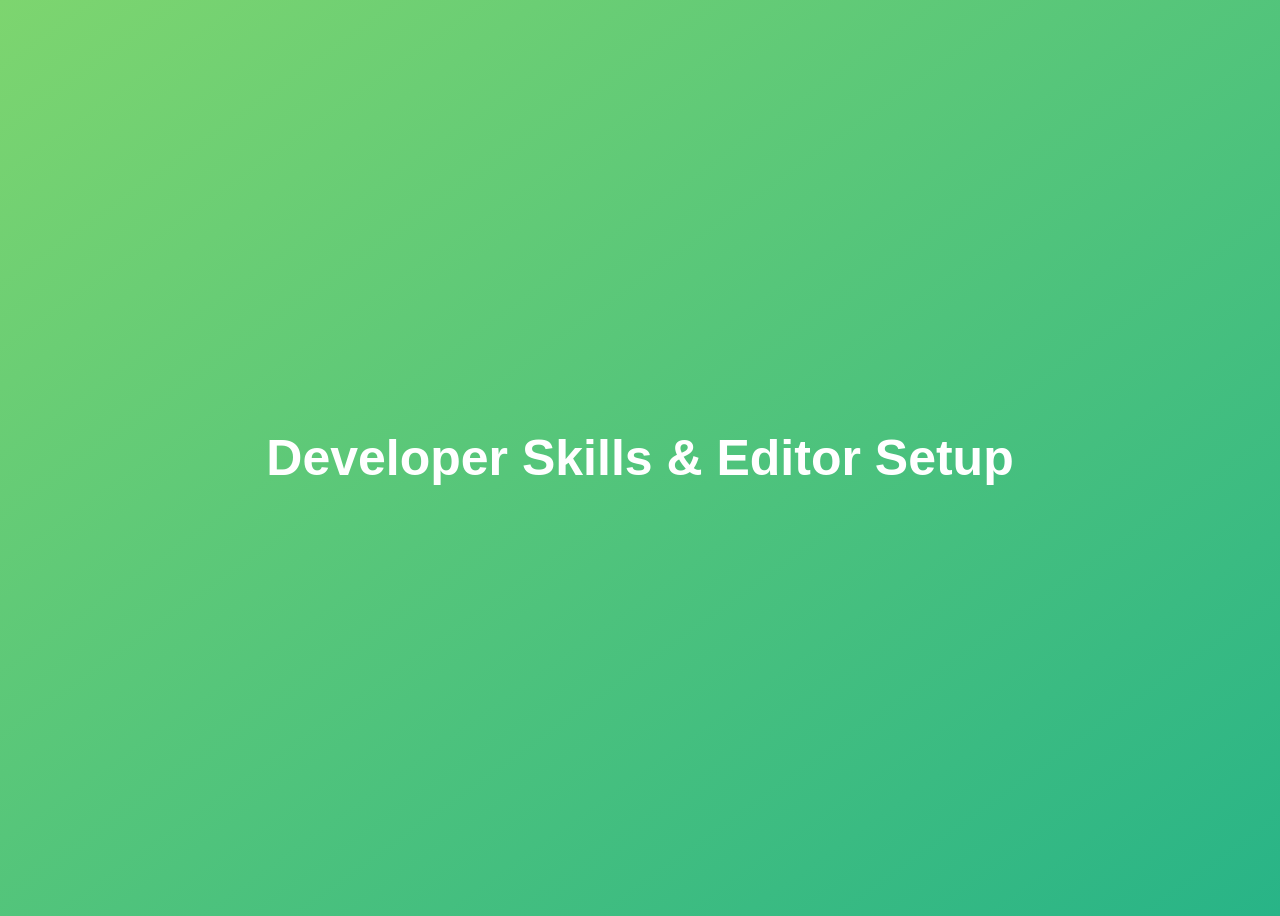
<file: 01. The Complete JavaScript Course/03. Developer Skills/index.html>
<!DOCTYPE html>
<html lang="en">
  <head>
    <meta charset="UTF-8" />
    <meta name="viewport" content="width=device-width, initial-scale=1.0" />
    <meta http-equiv="X-UA-Compatible" content="ie=edge" />
    <title>Developer Skills & Editor Setup</title>
    <style>
      body {
        height: 100vh;
        display: flex;
        align-items: center;
        background: linear-gradient(to top left, #28b487, #7dd56f);
      }
      h1 {
        font-family: sans-serif;
        font-size: 50px;
        line-height: 1.3;
        width: 100%;
        padding: 30px;
        text-align: center;
        color: white;
      }
    </style>
  </head>
  <body>
    <h1>Developer Skills & Editor Setup</h1>
    <script src="script.js"></script>
    <script src="./02.debugging-fixing-errors.js"></script>
  </body>
</html>
</file>
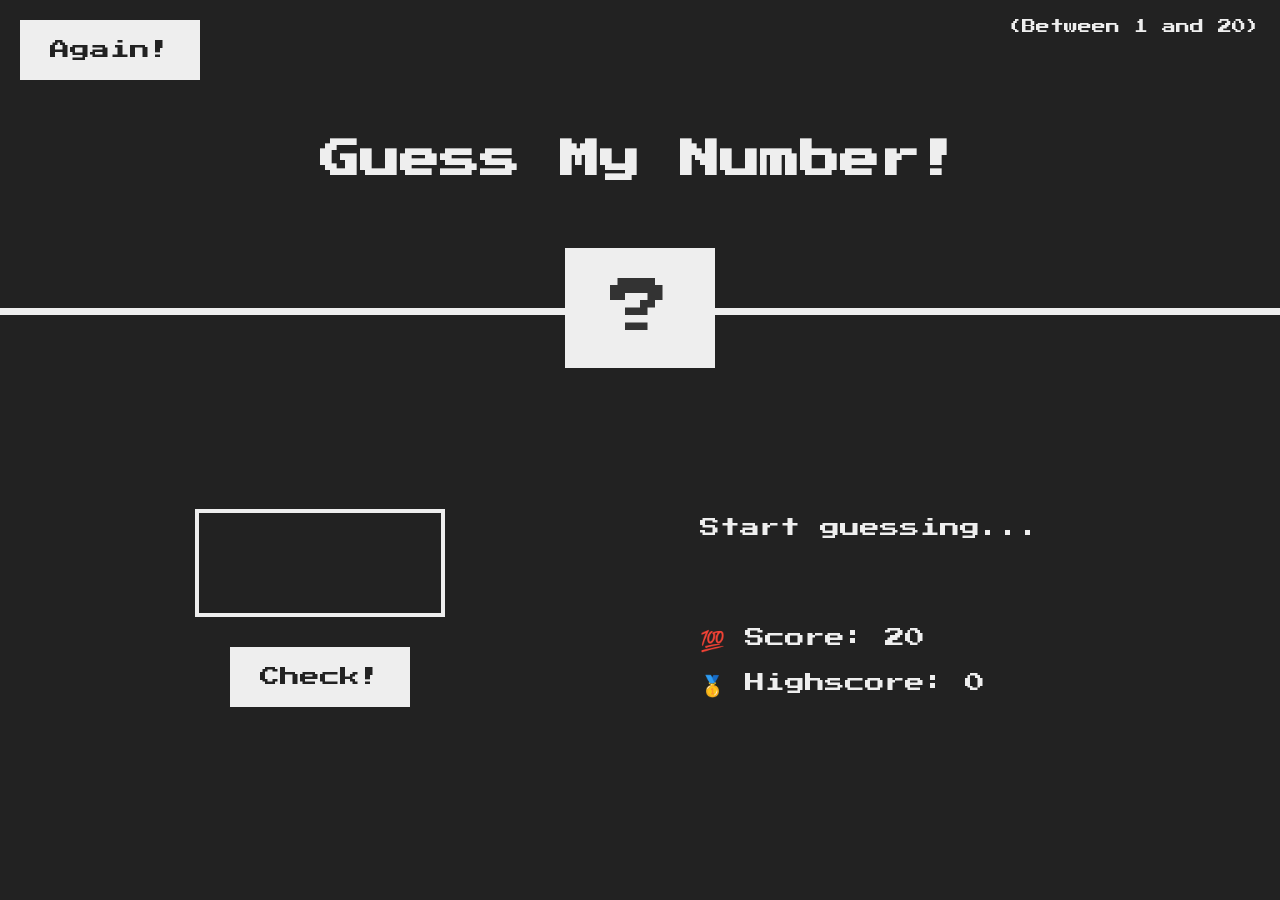
<file: 01. The Complete JavaScript Course/05. JS in the Browser - DOM and Events - PROJECT/index.html>
<!DOCTYPE html>
<html lang="en">
  <head>
    <meta charset="UTF-8" />
    <meta name="viewport" content="width=device-width, initial-scale=1.0" />
    <meta http-equiv="X-UA-Compatible" content="ie=edge" />
    <link rel="stylesheet" href="style.css" />
    <title>Guess My Number!</title>
  </head>
  <body>
    <header>
      <h1>Guess My Number!</h1>
      <p class="between">(Between 1 and 20)</p>
      <button class="btn again">Again!</button>
      <div class="number">?</div>
    </header>
    <main>
      <section class="left">
        <input type="number" class="guess" />
        <button class="btn check">Check!</button>
      </section>
      <section class="right">
        <p class="message">Start guessing...</p>
        <p class="label-score">💯 Score: <span class="score">20</span></p>
        <p class="label-highscore">
          🥇 Highscore: <span class="highscore">0</span>
        </p>
      </section>
    </main>
    <script src="script.js"></script>
  </body>
</html>
</file>
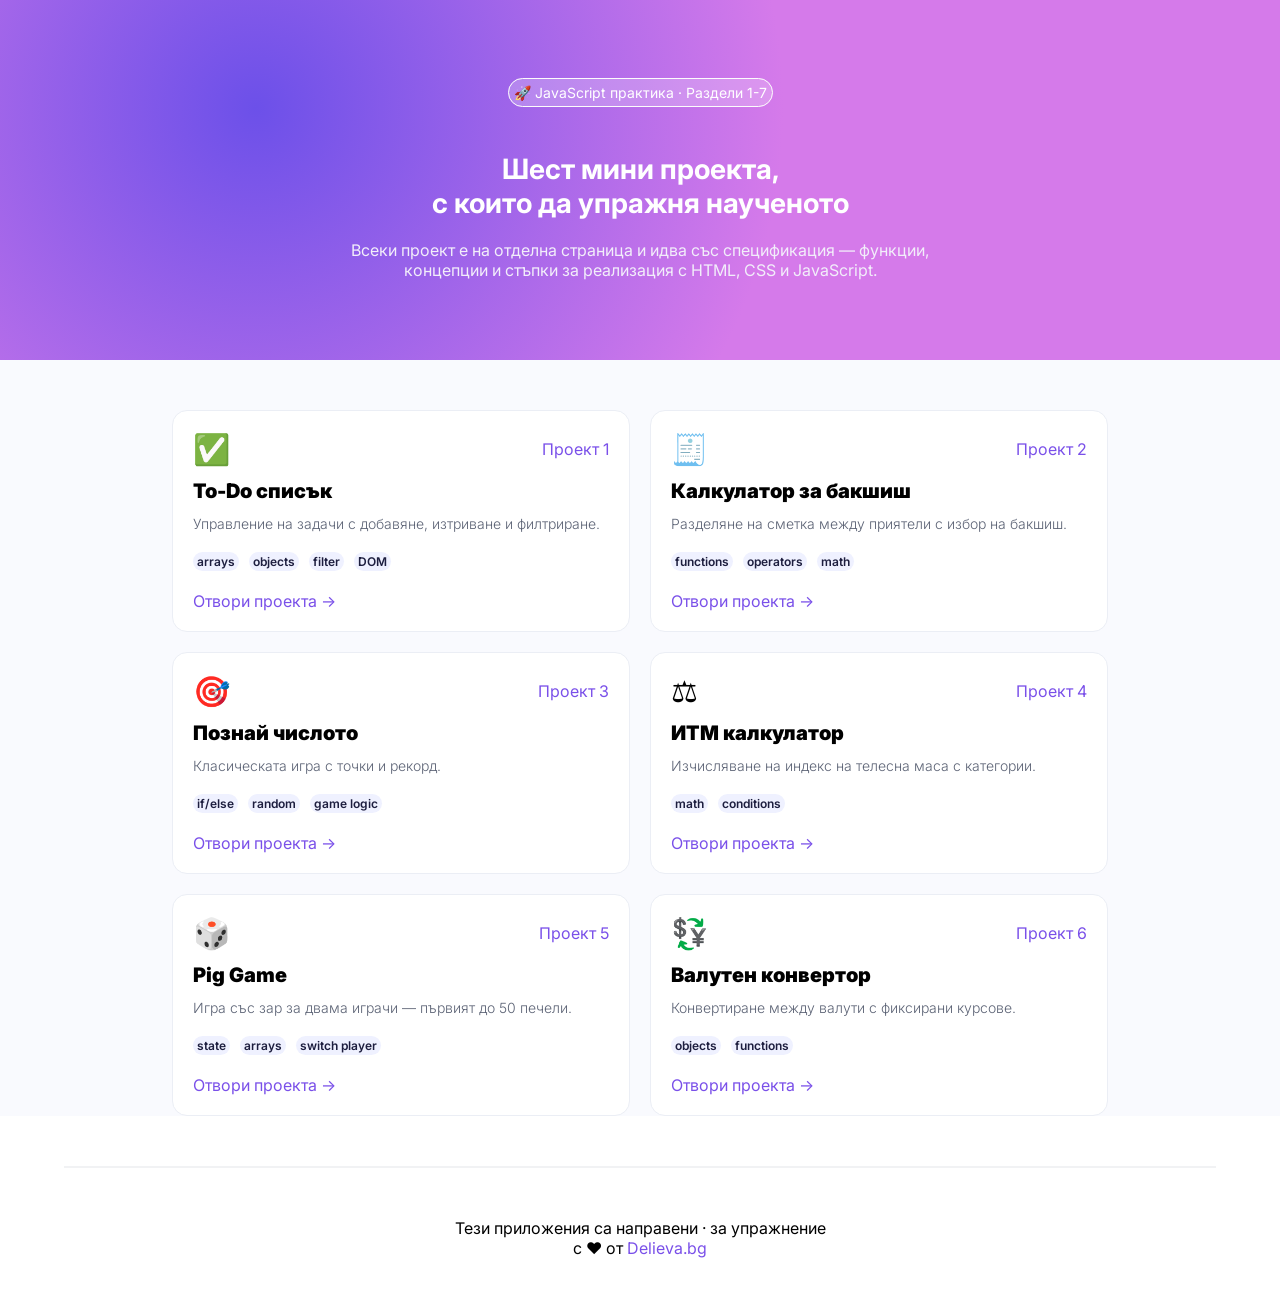
<file: 01. The Complete JavaScript Course/00.myPersonalProjects for this Course/01. Six Mini Projects/index.html>
<!doctype html>
<html lang="bg">
  <head>
    <meta charset="UTF-8" />
    <meta name="viewport" content="width=device-width, initial-scale=1.0" />
    <link rel="preconnect" href="https://fonts.googleapis.com" />
    <link rel="preconnect" href="https://fonts.gstatic.com" crossorigin />
    <link
      href="https://fonts.googleapis.com/css2?family=Inter:ital,opsz,wght@0,14..32,100..900;1,14..32,100..900&display=swap"
      rel="stylesheet"
    />
    <link rel="stylesheet" href="style.css" />
    <title>Six Mini Projects</title>
  </head>
  <body>
    <section class="hero">
      <div class="info-box">
        <span>🚀 JavaScript практика · Раздели 1-7</span>
      </div>
      <h1 class="hero-title">
        Шест мини проекта,<br />
        с които да упражня наученото
      </h1>
      <p class="hero-p">
        Всеки проект е на отделна страница и идва със спецификация — функции,
        концепции и стъпки за реализация с HTML, CSS и JavaScript.
      </p>
    </section>

    <section class="homepage-body">
      <div class="cards">
        <div class="card">
          <div class="first-row">
            <span class="icon">✅</span>
            <span><a href="project.html">Проект 1</a></span>
          </div>
          <div class="second-row">
            <h2>To-Do списък</h2>
          </div>
          <div class="third-row">
            <p>Управление на задачи с добавяне, изтриване и филтриране.</p>
          </div>
          <div class="tasks-list">
            <ul>
              <li>arrays</li>
              <li>objects</li>
              <li>filter</li>
              <li>DOM</li>
            </ul>
          </div>
          <div class="last-card-row">
            <p><a href="project.html">Отвори проекта →</a></p>
          </div>
        </div>

        <div class="card">
          <div class="first-row">
            <span class="icon">🧾</span>
            <span><a href="./tip-calculator.html">Проект 2</a></span>
          </div>
          <div class="second-row">
            <h2>Калкулатор за бакшиш</h2>
          </div>
          <div class="third-row">
            <p>Разделяне на сметка между приятели с избор на бакшиш.</p>
          </div>
          <div class="tasks-list">
            <ul>
              <li>functions</li>
              <li>operators</li>
              <li>math</li>
            </ul>
          </div>
          <div class="last-card-row">
            <p><a href="./tip-calculator.html">Отвори проекта →</a></p>
          </div>
        </div>

        <div class="card">
          <div class="first-row">
            <span class="icon">🎯</span>
            <span><a href="third.html">Проект 3</a></span>
          </div>
          <div class="second-row">
            <h2>Познай числото</h2>
          </div>
          <div class="third-row">
            <p>Класическата игра с точки и рекорд.</p>
          </div>
          <div class="tasks-list">
            <ul>
              <li>if/else</li>
              <li>random</li>
              <li>game logic</li>
            </ul>
          </div>
          <div class="last-card-row">
            <p><a href="third.html">Отвори проекта →</a></p>
          </div>
        </div>

        <div class="card">
          <div class="first-row">
            <span class="icon">⚖️</span>
            <span><a href="fourth.html">Проект 4</a></span>
          </div>
          <div class="second-row">
            <h2>ИТМ калкулатор</h2>
          </div>
          <div class="third-row">
            <p>Изчисляване на индекс на телесна маса с категории.</p>
          </div>
          <div class="tasks-list">
            <ul>
              <li>math</li>
              <li>conditions</li>
            </ul>
          </div>
          <div class="last-card-row">
            <p><a href="fourth.html">Отвори проекта →</a></p>
          </div>
        </div>

        <div class="card">
          <div class="first-row">
            <span class="icon">🎲</span>
            <span><a href="fifth.html">Проект 5</a></span>
          </div>
          <div class="second-row">
            <h2>Pig Game</h2>
          </div>
          <div class="third-row">
            <p>Игра със зар за двама играчи — първият до 50 печели.</p>
          </div>
          <div class="tasks-list">
            <ul>
              <li>state</li>
              <li>arrays</li>
              <li>switch player</li>
            </ul>
          </div>
          <div class="last-card-row">
            <p><a href="fifth.html">Отвори проекта →</a></p>
          </div>
        </div>

        <div class="card">
          <div class="first-row">
            <span class="icon">💱</span>
            <span><a href="sixth.html">Проект 6</a></span>
          </div>
          <div class="second-row">
            <h2>Валутен конвертор</h2>
          </div>
          <div class="third-row">
            <p>Конвертиране между валути с фиксирани курсове.</p>
          </div>
          <div class="tasks-list">
            <ul>
              <li>objects</li>
              <li>functions</li>
            </ul>
          </div>
          <div class="last-card-row">
            <p><a href="sixth.html">Отвори проекта →</a></p>
          </div>
        </div>
      </div>
    </section>

    <hr />

    <footer>
      <section class="footer">
        <p>
          Тези приложения са направени · за упражнение <br />
          с ❤️ от <a href="https://delieva.bg">Delieva.bg</a>
        </p>
      </section>
    </footer>

    <script src="./script.js"></script>
  </body>
</html>
</file>
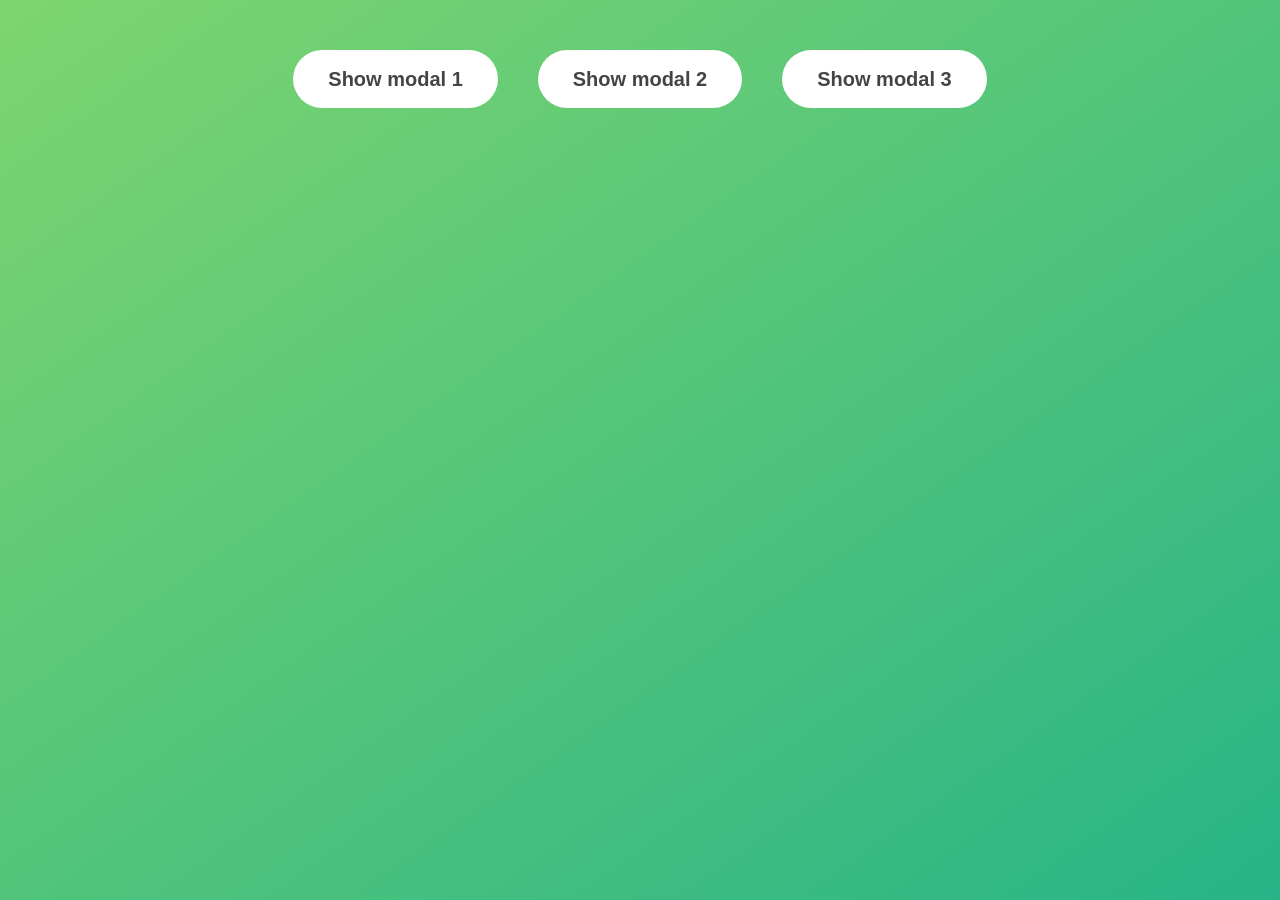
<file: 01. The Complete JavaScript Course/05. JS in the Browser - DOM and Events - PROJECT/04.Modal Window Project/index.html>
<!DOCTYPE html>
<html lang="en">
  <head>
    <meta charset="UTF-8" />
    <meta name="viewport" content="width=device-width, initial-scale=1.0" />
    <meta http-equiv="X-UA-Compatible" content="ie=edge" />
    <link rel="stylesheet" href="style.css" />
    <title>Modal window</title>
  </head>
  <body>
    <button class="show-modal">Show modal 1</button>
    <button class="show-modal">Show modal 2</button>
    <button class="show-modal">Show modal 3</button>

    <div class="modal hidden">
      <button class="close-modal">&times;</button>
      <h1>I'm a modal window 😍</h1>
      <p>
        Lorem ipsum dolor sit amet, consectetur adipisicing elit, sed do eiusmod
        tempor incididunt ut labore et dolore magna aliqua. Ut enim ad minim
        veniam, quis nostrud exercitation ullamco laboris nisi ut aliquip ex ea
        commodo consequat. Duis aute irure dolor in reprehenderit in voluptate
        velit esse cillum dolore eu fugiat nulla pariatur. Excepteur sint
        occaecat cupidatat non proident, sunt in culpa qui officia deserunt
        mollit anim id est laborum.
      </p>
    </div>
    <div class="overlay hidden"></div>

    <script src="script.js"></script>
  </body>
</html>
</file>
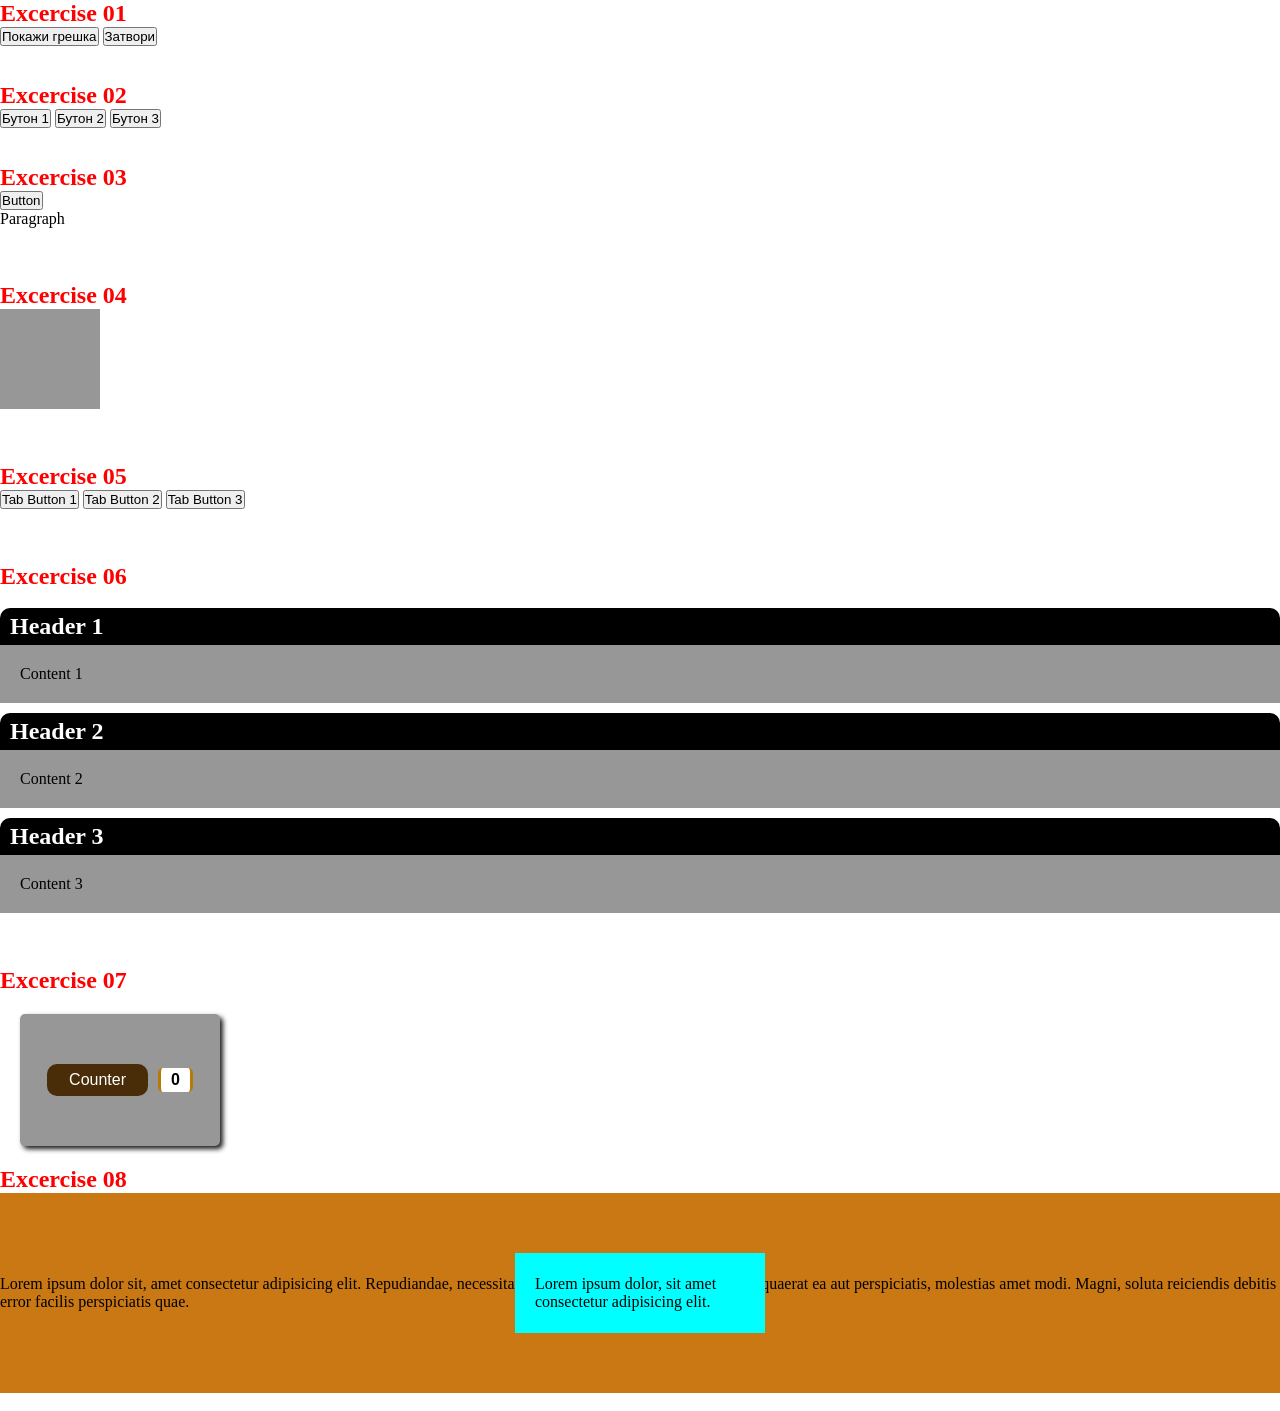
<file: 01. The Complete JavaScript Course/05. JS in the Browser - DOM and Events - PROJECT/05.Additional Excercises/index.html>
<!doctype html>
<html lang="bg">
  <head>
    <meta charset="UTF-8" />
    <meta name="viewport" content="width=device-width, initial-scale=1.0" />
    <title>Additional Excercices for Modal Window Topic</title>
    <link rel="stylesheet" href="style.css" />
  </head>
  <body>
    <h2 class="excecise-number">Excercise 01</h2>
    <button class="show-error">Покажи грешка</button>
    <button class="close-error">Затвори</button>

    <!-- Този параграф по подразбиране е скрит в CSS чрез клас .hidden -->
    <p class="error-msg hidden">Нещо се обърка! Моля, опитайте отново.</p>
    <br />
    <br />
    <br />
    <h2 class="excecise-number">Excercise 02</h2>
    <button class="alert-btn">Бутон 1</button>
    <button class="alert-btn">Бутон 2</button>
    <button class="alert-btn">Бутон 3</button>

    <p class="alert-text hidden">Вие кликнахте на един от бутоните!</p>
    <br />
    <br />
    <br />
    <h2 class="excecise-number">Excercise 03</h2>
    <!-- HTML: Имаш един бутон с клас toggle-btn и един параграф с клас text-box. -->

    <button class="toggle-btn">Button</button>
    <p class="text-box">Paragraph</p>
    <br />
    <br />
    <br />
    <h2 class="excecise-number">Excercise 04</h2>
    <!-- HTML: Имаш див с клас overlay. -->
    <div class="overlay"></div>
    <br />
    <br />
    <br />
    <h2 class="excecise-number">Excercise 05</h2>
    <!-- HTML: Три бутона с клас tab-btn. -->
    <div class="buttons">
      <button class="tab-btn">Tab Button 1</button>
      <button class="tab-btn">Tab Button 2</button>
      <button class="tab-btn">Tab Button 3</button>
    </div>
    <br />
    <br />
    <br />
    <h2 class="excecise-number">Excercise 06</h2>
    <br />
    <!-- HTML: Три заглавия с клас acc-header и три параграфа под тях с клас acc-content. -->
    <div class="accordion">
      <div class="acc-box">
        <h2 class="acc-header">Header 1</h2>
        <p class="acc-content">Content 1</p>
      </div>
      <div class="acc-box">
        <h2 class="acc-header">Header 2</h2>
        <p class="acc-content">Content 2</p>
      </div>
      <div class="acc-box">
        <h2 class="acc-header">Header 3</h2>
        <p class="acc-content">Content 3</p>
      </div>
    </div>
    <br />
    <br />
    <br />
    <h2 class="excecise-number">Excercise 07</h2>
    <!-- HTML: Един бутон counter-btn и един параграф counter-text, който показва числото 0. -->
    <div class="counter">
      <button class="counter-btn">Counter</button>
      <p class="counter-text">0</p>
    </div>

    <h2 class="excecise-number">Excercise 08</h2>

    <div class="backdrop">
      Lorem ipsum dolor sit, amet consectetur adipisicing elit. Repudiandae, necessitatibus possimus quo, nulla ullam nemo quaerat ea aut perspiciatis, molestias amet modi. Magni, soluta reiciendis debitis error facilis perspiciatis quae.
      <div class="modal-box">
        <p>Lorem ipsum dolor, sit amet consectetur adipisicing elit.</p>
      </div>
    </div>
    <br>

    <script src="script.js"></script>
  </body>
</html>
</file>
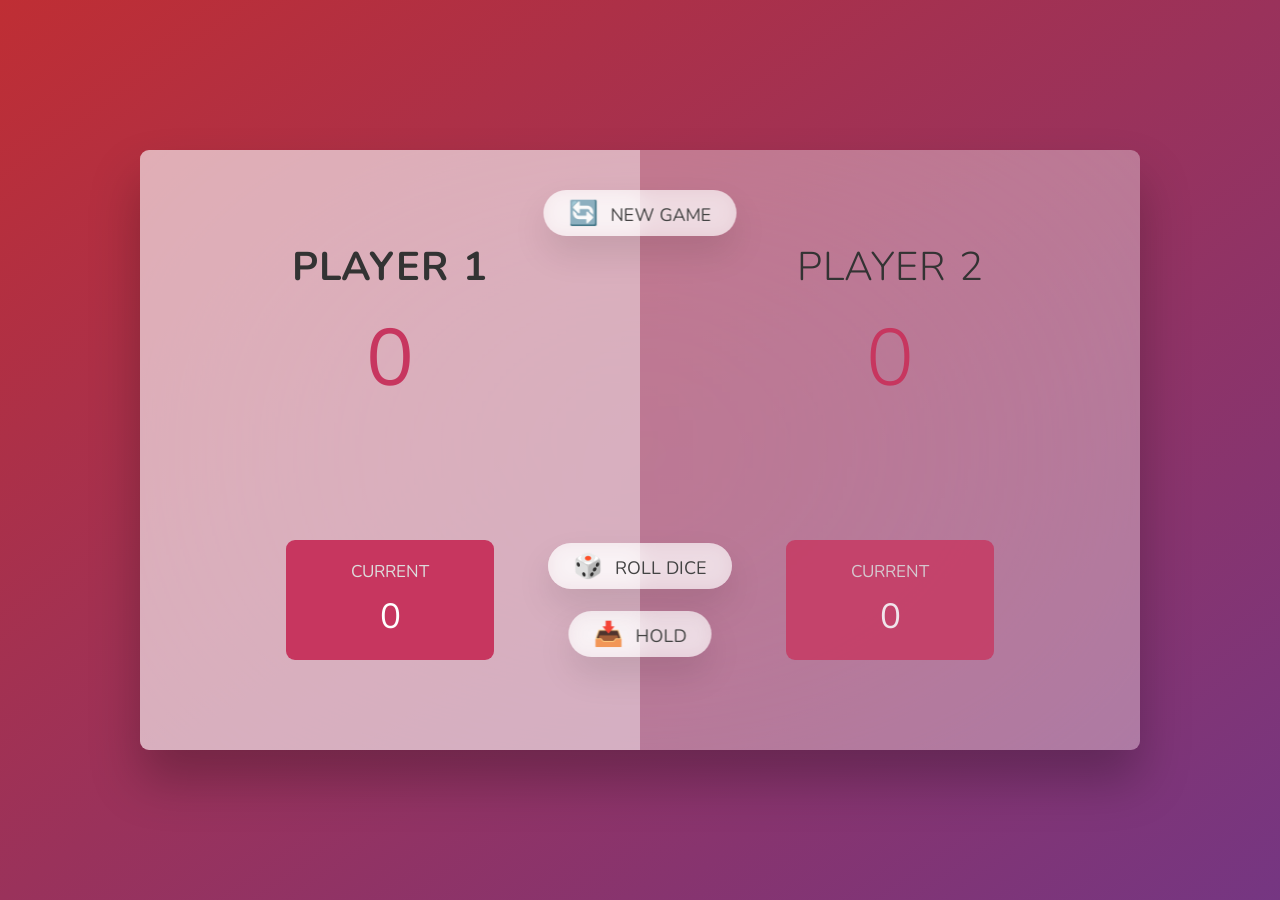
<file: 01. The Complete JavaScript Course/05. JS in the Browser - DOM and Events - PROJECT/06.Pig Game/index.html>
<!doctype html>
<html lang="en">
  <head>
    <meta charset="UTF-8" />
    <meta name="viewport" content="width=device-width, initial-scale=1.0" />
    <meta http-equiv="X-UA-Compatible" content="ie=edge" />
    <link rel="stylesheet" href="style.css" />
    <title>Pig Game</title>
  </head>
  <body>
    <main>
      <section class="player player--0 player--active">
        <h2 class="name" id="name--0">Player 1</h2>
        <p class="score" id="score--0">43</p>
        <div class="current">
          <p class="current-label">Current</p>
          <p class="current-score" id="current--0">0</p>
        </div>
      </section>
      <section class="player player--1">
        <h2 class="name" id="name--1">Player 2</h2>
        <p class="score" id="score--1">24</p>
        <div class="current">
          <p class="current-label">Current</p>
          <p class="current-score" id="current--1">0</p>
        </div>
      </section>

      <img src="dice-5.png" alt="Playing dice" class="dice" />
      <button class="btn btn--new">🔄 New game</button>
      <button class="btn btn--roll">🎲 Roll dice</button>
      <button class="btn btn--hold">📥 Hold</button>
    </main>
    <script src="script.js"></script>
  </body>
</html>
</file>
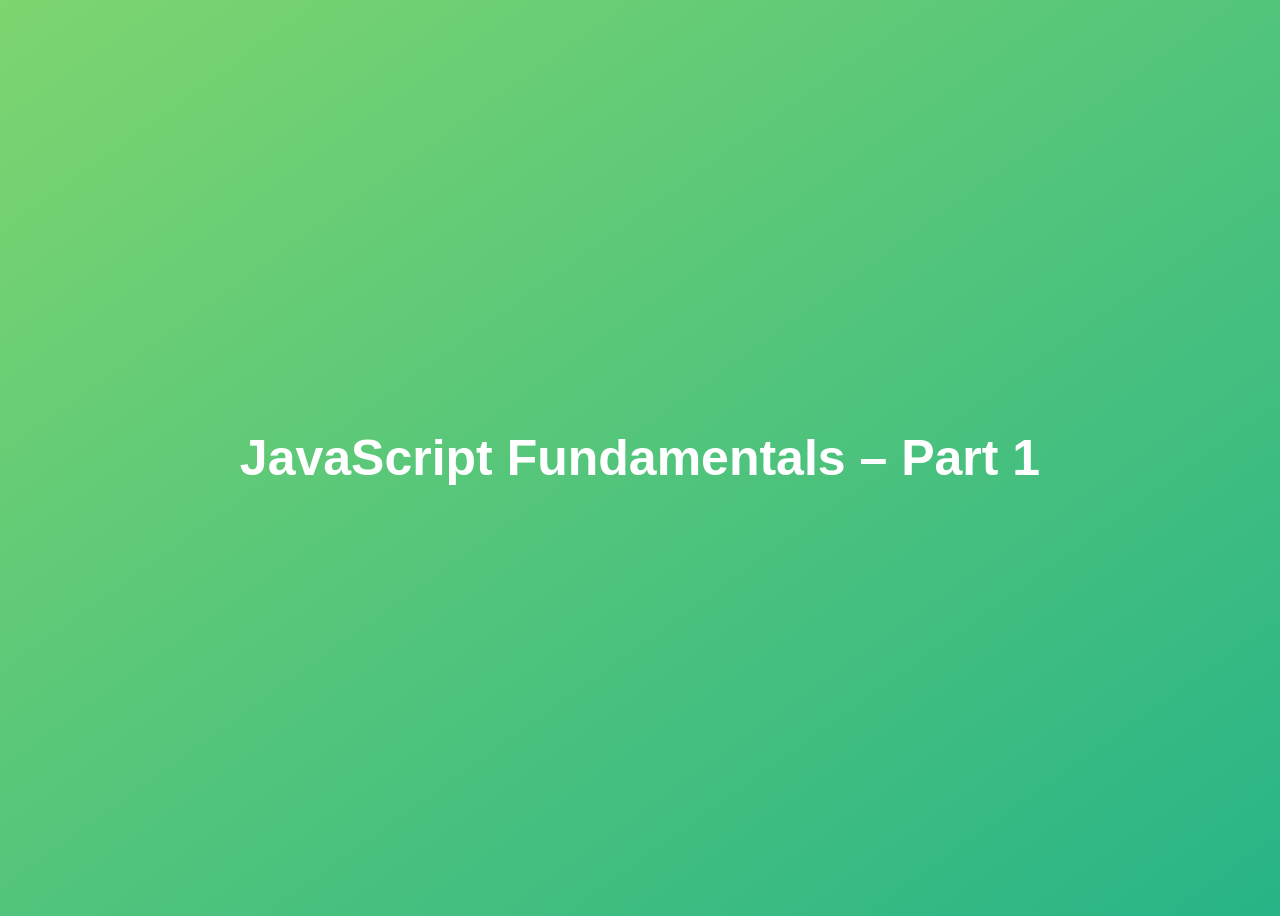
<file: 01. The Complete JavaScript Course/01. JavaScript Fundamentals - Part 1/02.linking-js-file.html>
<!DOCTYPE html>
<html lang="en">
  <head>
    <meta charset="UTF-8" />
    <meta name="viewport" content="width=device-width, initial-scale=1.0" />
    <meta http-equiv="X-UA-Compatible" content="ie=edge" />
    <title>JavaScript Fundamentals – Part 1</title>
    <style>
      body {
        height: 100vh;
        display: flex;
        align-items: center;
        background: linear-gradient(to top left, #28b487, #7dd56f);
      }
      h1 {
        font-family: sans-serif;
        font-size: 50px;
        line-height: 1.3;
        width: 100%;
        padding: 30px;
        text-align: center;
        color: white;
      }
      
    </style>
    <!-- <script>
      let js = 'amazing';
      
      if(js === 'amazing') alert('JavaSript is FUN');

      console.log(40 + 8 + 23 - 10);
    </script> -->
    
  </head>
  <body>
    <h1>JavaScript Fundamentals – Part 1</h1>
    <script src="01.hello-world.js"></script>
    <script src="19.equality-operators.js"></script>
  </body>
</html>
</file>
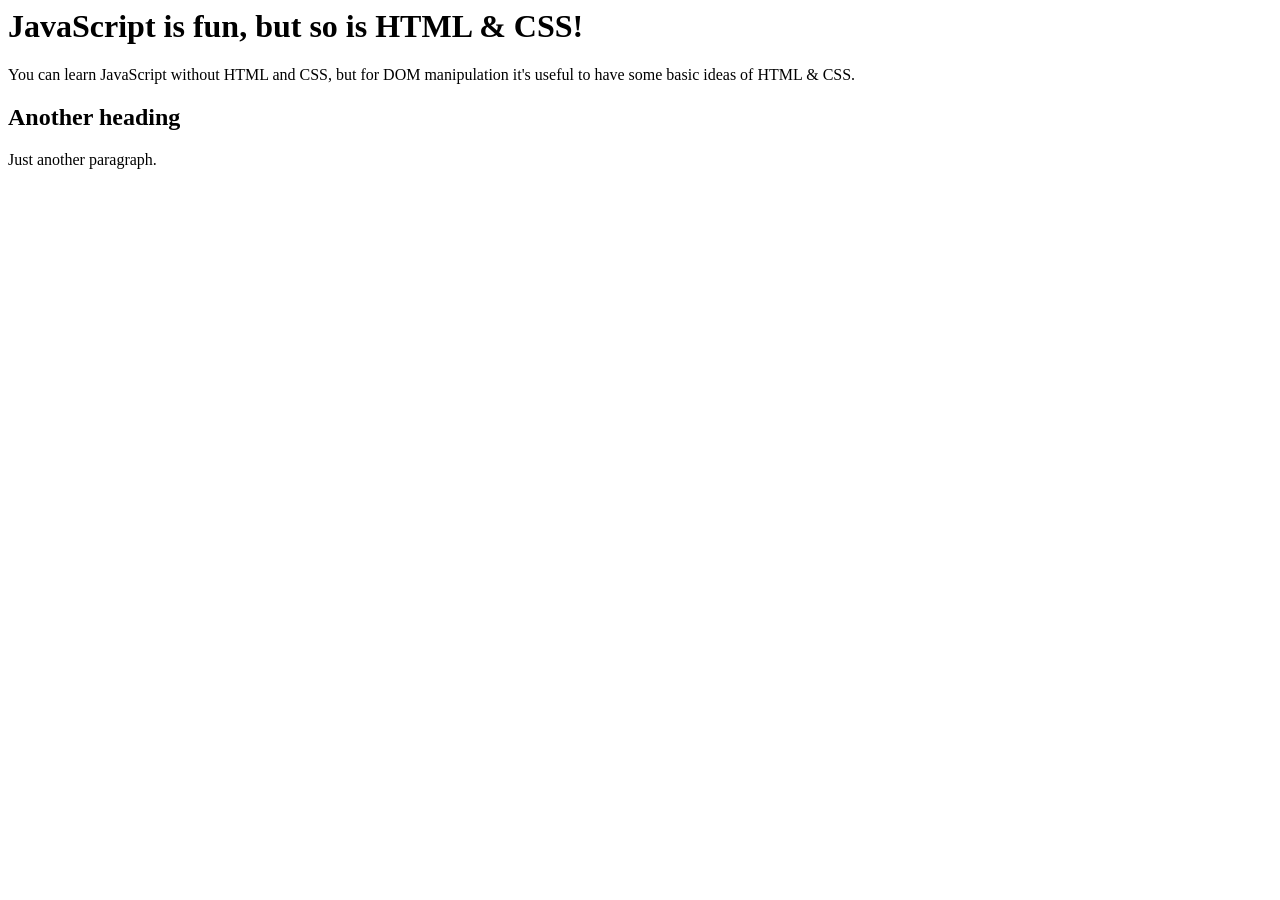
<file: 01. The Complete JavaScript Course/04. HTML & CSS Crash Course/01.basic-html-structure-and-elements.html>
<html>
  <html lang="en">
    <head>
      <meta charset="UTF-8" />
      <meta name="viewport" content="width=device-width, initial-scale=1.0" />
      <title>Learning HTML & CSS</title>
    </head>
    <body>
      <h1>JavaScript is fun, but so is HTML & CSS!</h1>
      <p>
        You can learn JavaScript without HTML and CSS, but for DOM manipulation
        it's useful to have some basic ideas of HTML & CSS.
      </p>

      <h2>Another heading</h2>
      <p>Just another paragraph.</p>
    </body>
  </html>
</html>
</file>
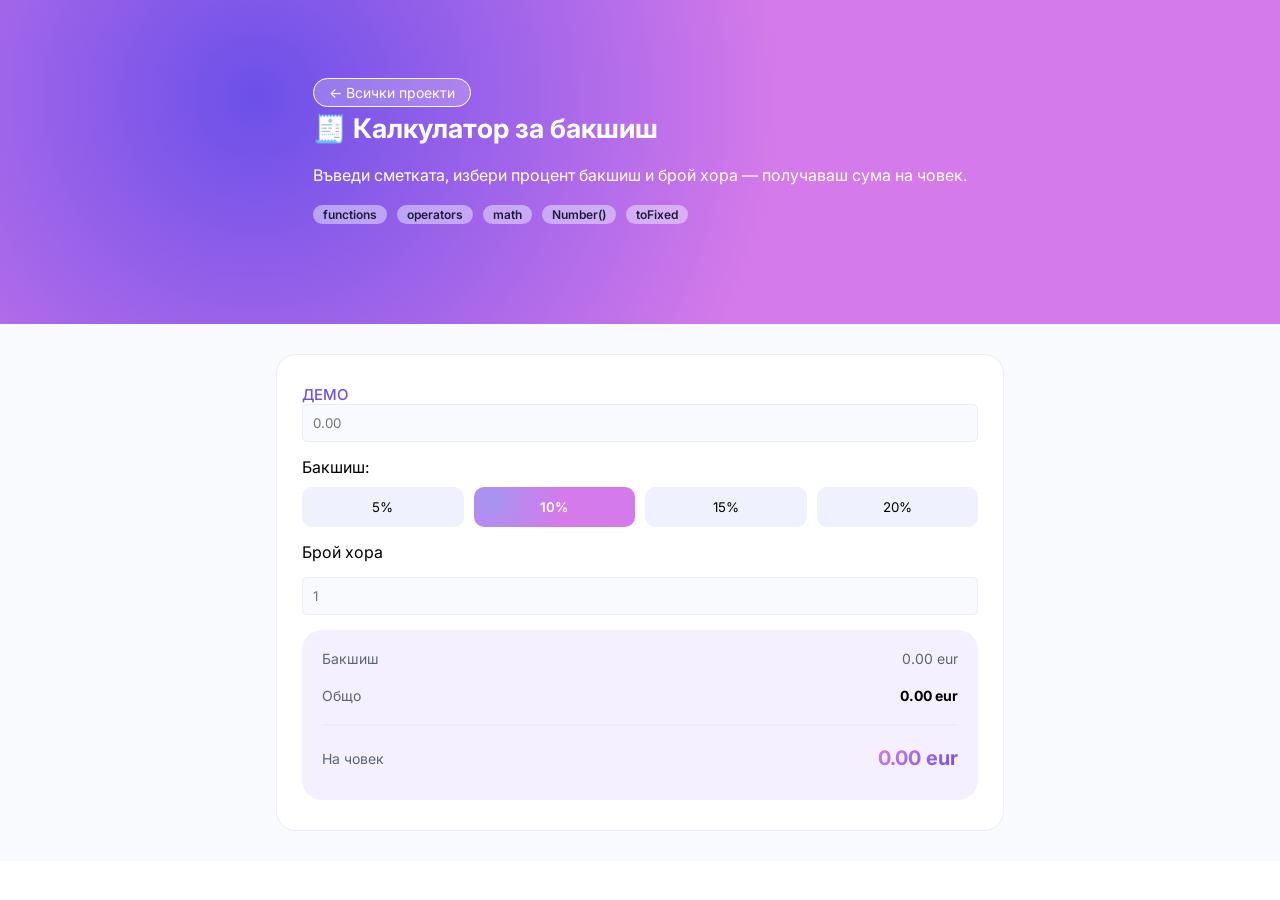
<file: 01. The Complete JavaScript Course/00.myPersonalProjects for this Course/01. Six Mini Projects/tip-calculator.html>
<!doctype html>
<html lang="en">
  <head>
    <meta charset="UTF-8" />
    <meta name="viewport" content="width=device-width, initial-scale=1.0" />
    <link rel="preconnect" href="https://fonts.googleapis.com" />
    <link rel="preconnect" href="https://fonts.gstatic.com" crossorigin />
    <link
      href="https://fonts.googleapis.com/css2?family=Inter:ital,opsz,wght@0,14..32,100..900;1,14..32,100..900&display=swap"
      rel="stylesheet"
    />
    <link rel="stylesheet" href="style.css" />
    <title>Tip Calcultor</title>
  </head>
  <body>
    <section class="hero tip-hero">
      <div class="tip-hero-container">
<div class="info-box tip-back-to-projects">
        <span
          ><a class="back-link" href="./index.html">← Всички проекти</a></span
        >
      </div>
      <div class="single-page-title">
        <h1>🧾 Калкулатор за бакшиш</h1>
      </div>
      <div class="single-page-p">
        <p>
          Въведи сметката, избери процент бакшиш и брой хора — получаваш сума на
          човек.
        </p>
      </div>
      <div class="tasks-list single-page-conceptions">
        <ul>
            <li>functions</li>
            <li>operators</li>
            <li>math</li>
            <li>Number()</li>
            <li>toFixed</li>
        </ul>
      </div>
      </div>
    </section>

    <section class="tip-calc-body">
        <div class="tip-calc">
            <h2 class="tip-calc-demo-title">ДЕМО</h2>
            
                <input class="bill" type="number" placeholder="0.00">
                <p class="tip">Бакшиш: <span class="tip-inside"></span></p>
                <div class="percent-buttons" id="btns">
                    <button id="btn-one" value="5" class="tip-percent btn-one"><span class="tip-value">5</span>%</button>

                    <button id="btn-two" value="10" class="tip-percent selected"><span class="tip-value">10</span>%</button>

                    <button id="btn-three" value="15" class="tip-percent "><span class="tip-value">15</span>%</button>

                    <button id="btn-four" value="20" class="tip-percent "><span class="tip-value">20</span>%</button>
                </div>
               <form>
                <label for="people-number" class="form-label-people">Брой хора</label>
                <input min="1" name="people-number" id="people-number" type="number" placeholder="1">
                </form>
                <div class="tip-info">
                    <div class="tip-info-row">
                        <p>Бакшиш</p>
                        <p class="tip-sum">0.00 eur</p>
                    </div>
                    <div class="tip-info-row">
                        <p>Общо</p>
                        <p class="tip-bold bill-total">0.00 eur</p>
                    </div>
                    <div class="tip-info-row tip-row-three">
                        <p>На човек</p>
                        <p class="tip-bold colored per-person">0.00 eur</p>
                    </div>
                </div>
            </form>
        </div>
    </section>
    <script src="./script.js" defer></script>
  </body>
</html>
</file>
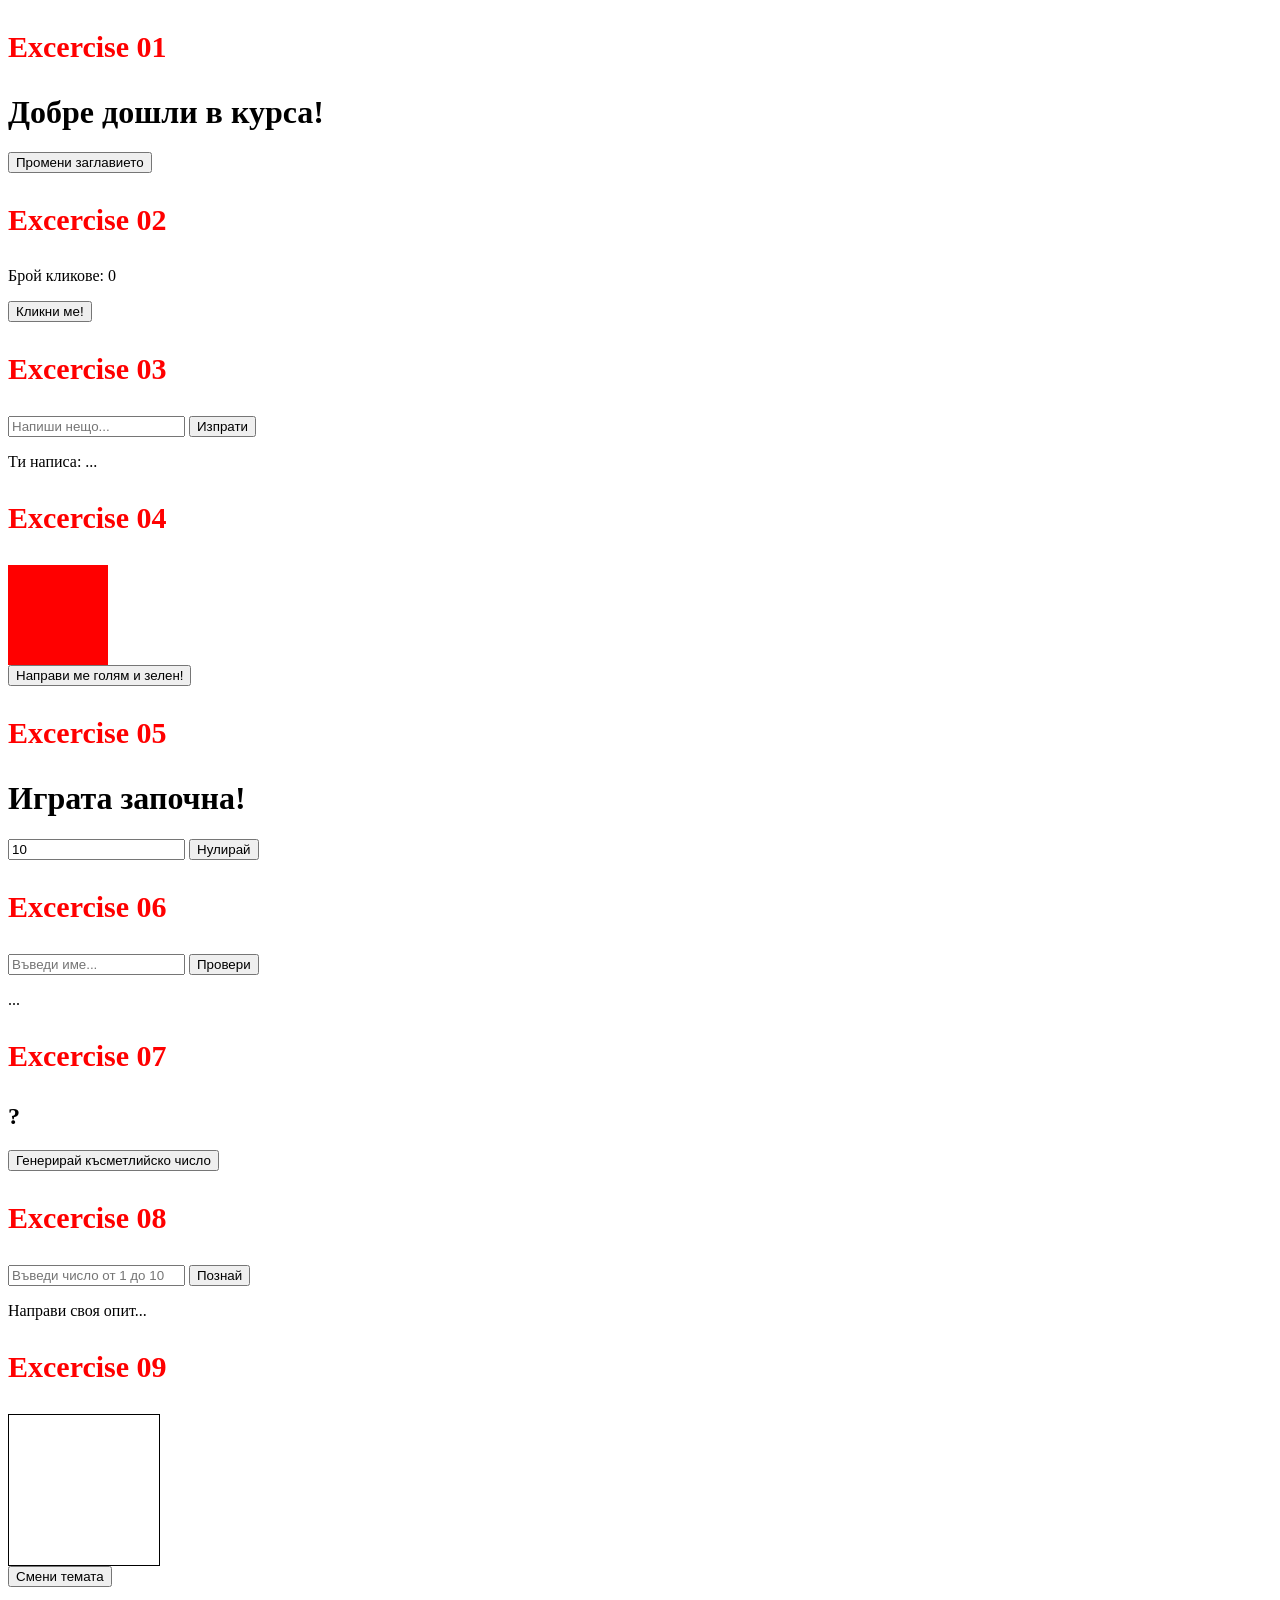
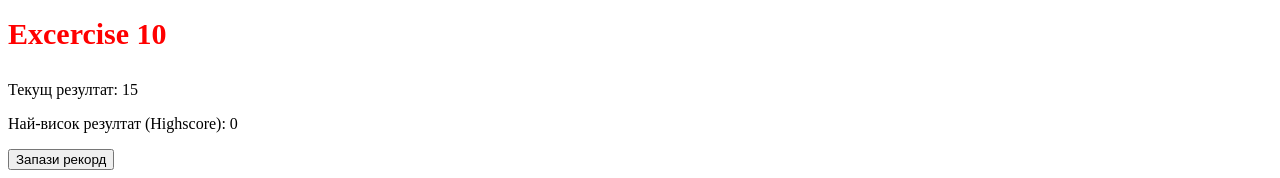
<file: 01. The Complete JavaScript Course/05. JS in the Browser - DOM and Events - PROJECT/03.Some Additional Excercises/excercise.html>
<!doctype html>
<html lang="bg">
  <head>
    <meta charset="UTF-8" />
    <meta name="viewport" content="width=device-width, initial-scale=1.0" />
    <title>Excercises</title>
  </head>
  <body>
    <!-- Excercise 01 -->
    <p style="color: red; font-weight: 700; font-size: 30px">Excercise 01</p>
    <h1 class="main-title">Добре дошли в курса!</h1>
    <button class="change-btn">Промени заглавието</button>

    <!-- Excercise 02 -->
    <p style="color: red; font-weight: 700; font-size: 30px">Excercise 02</p>
    <p class="counter-text">
      Брой кликове: <span class="clicks-count">0</span>
    </p>
    <button class="click-btn">Кликни ме!</button>

    <!-- Excercise 03 -->
    <p style="color: red; font-weight: 700; font-size: 30px">Excercise 03</p>
    <input type="text" class="user-input" placeholder="Напиши нещо..." />
    <button class="submit-btn">Изпрати</button>
    <p class="display-text">Ти написа: <span class="result-text">...</span></p>

    <!-- Excercise 04 -->
    <p style="color: red; font-weight: 700; font-size: 30px">Excercise 04</p>
    <div
      class="box"
      style="width: 100px; height: 100px; background-color: red"
    ></div>
    <button class="style-btn">Направи ме голям и зелен!</button>

    <!-- Excercise 05 -->
    <p style="color: red; font-weight: 700; font-size: 30px">Excercise 05</p>

    <h1 class="status-text">Играта започна!</h1>
    <input type="number" class="score-input" value="10" />
    <button class="reset-btn">Нулирай</button>

    <!-- Excercise 06 -->
    <p style="color: red; font-weight: 700; font-size: 30px">Excercise 06</p>

    <input type="text" class="name-input" placeholder="Въведи име..." />
    <button class="check-btn">Провери</button>
    <p class="message">...</p>

    <!-- Excercise 07 -->
    <p style="color: red; font-weight: 700; font-size: 30px">Excercise 07</p>
    <h2 class="lucky-number">?</h2>
    <button class="roll-btn">Генерирай късметлийско число</button>

    <!-- Excercise 08 -->
    <p style="color: red; font-weight: 700; font-size: 30px">Excercise 08</p>
    <input
      type="number"
      class="guess-input"
      placeholder="Въведи число от 1 до 10"
    />
    <button class="guess-btn">Познай</button>
    <p class="hint-message">Направи своя опит...</p>

    <!-- Excercise 09 -->
    <p style="color: red; font-weight: 700; font-size: 30px">Excercise 09</p>
    <div
      class="theme-box"
      style="width: 150px; height: 150px; border: 1px solid black"
    ></div>
    <button class="toggle-btn">Смени темата</button>

    <!-- Excercise 10 -->
    <p style="color: red; font-weight: 700; font-size: 30px">Excercise 10</p>
    <p>Текущ резултат: <span class="current-score">15</span></p>
    <p>Най-висок резултат (Highscore): <span class="highscore-text">0</span></p>
    <button class="save-btn">Запази рекорд</button>

    <script src="excercise.js"></script>
  </body>
</html>
</file>
<file: 01. The Complete JavaScript Course/05. JS in the Browser - DOM and Events - PROJECT/style.css>
@import url('https://fonts.googleapis.com/css?family=Press+Start+2P&display=swap');

* {
  margin: 0;
  padding: 0;
  box-sizing: inherit;
}

html {
  font-size: 62.5%;
  box-sizing: border-box;
}

body {
  font-family: 'Press Start 2P', sans-serif;
  color: #eee;
  background-color: #222;
  /* background-color: #60b347; */
}

/* LAYOUT */
header {
  position: relative;
  height: 35vh;
  border-bottom: 7px solid #eee;
}

main {
  height: 65vh;
  color: #eee;
  display: flex;
  align-items: center;
  justify-content: space-around;
}

.left {
  width: 52rem;
  display: flex;
  flex-direction: column;
  align-items: center;
}

.right {
  width: 52rem;
  font-size: 2rem;
}

/* ELEMENTS STYLE */
h1 {
  font-size: 4rem;
  text-align: center;
  position: absolute;
  width: 100%;
  top: 52%;
  left: 50%;
  transform: translate(-50%, -50%);
}

.number {
  background: #eee;
  color: #333;
  font-size: 6rem;
  width: 15rem;
  padding: 3rem 0rem;
  text-align: center;
  position: absolute;
  bottom: 0;
  left: 50%;
  transform: translate(-50%, 50%);
}

.between {
  font-size: 1.4rem;
  position: absolute;
  top: 2rem;
  right: 2rem;
}

.again {
  position: absolute;
  top: 2rem;
  left: 2rem;
}

.guess {
  background: none;
  border: 4px solid #eee;
  font-family: inherit;
  color: inherit;
  font-size: 5rem;
  padding: 2.5rem;
  width: 25rem;
  text-align: center;
  display: block;
  margin-bottom: 3rem;
}

.btn {
  border: none;
  background-color: #eee;
  color: #222;
  font-size: 2rem;
  font-family: inherit;
  padding: 2rem 3rem;
  cursor: pointer;
}

.btn:hover {
  background-color: #ccc;
}

.message {
  margin-bottom: 8rem;
  height: 3rem;
}

.label-score {
  margin-bottom: 2rem;
}
</file>
<file: 01. The Complete JavaScript Course/00.myPersonalProjects for this Course/01. Six Mini Projects/style.css>
* {
  margin: 0;
  padding: 0;
  box-sizing: border-box;
  font-family:
    Inter,
    system-ui,
    -apple-system,
    sans-serif;
}

a,
a:hover,
a:visited,
a:focus,
a:active {
  color: #7a50e9;
  text-decoration: none;
}

/* HERO SECTION START*/

.hero {
  background: radial-gradient(circle at 20% 30%, #6c50e9, #d57aea 50%);
  text-align: center;
  padding-top: 82px;
  padding-bottom: 80px;
  padding-left: 20px;
  padding-right: 20px;
  color: #ffffff;
}

.info-box span {
  border: 1px solid #fcfcfc;
  background-color: #ffffff37;
  padding: 5px;
  border-radius: 50px;
  font-size: 14px;
}

.hero-title {
  margin: 0 auto;
  margin-top: 50px;
  text-align: center;
  font-size: 48px;
  max-width: 984px;
}

.hero-p {
  padding-top: 20px;
  font-size: 20px;
  text-align: center;
  max-width: 600px;
  margin: 0 auto;
  color: #f2eefa;
}

/* HERO SECTION END */

/* BODY SECTION OF HOMEPAGE START*/
.homepage-body {
  background-color: #f9fafe;
  margin-bottom: 50px;
}

.cards {
  max-width: 976px;
  margin: 0 auto;
  display: grid;
  grid-template-rows: 1fr 1fr;
  grid-template-columns: 1fr 1fr 1fr;
  padding-left: 20px;
  padding-right: 20px;
  padding-top: 50px;
  justify-content: center;
  align-items: center;
  row-gap: 20px;
  column-gap: 20px;
}

.card {
  background-color: #ffffff;
  padding: 20px;
  border-radius: 15px;
  border: 1px solid #ebeef5;
  transition: transform 0.25s;
  transition-timing-function: cubic-bezier(0.4, 0, 0.2, 1);
}

.card:hover {
  transform: translateY(-10px);
  cursor: pointer;
}

.icon {
  font-size: 30px;
}

.first-row {
  display: flex;
  flex-direction: row;
  justify-content: space-between;
  align-items: center;
}

.second-row h2 {
  font-size: 20px;
  font-weight: 900;
  margin-top: 12px;
  margin-bottom: 12px;
}

.third-row p {
  color: #5c6375;
  font-size: 14px;
  font-weight: 300;
}

.tasks-list {
  margin-top: 20px;
  margin-bottom: 20px;
  font-size: 12px;
  font-weight: 300;
}

.tasks-list ul {
  display: flex;
  justify-content: left;
  gap: 10px;
  list-style-type: none;
  align-items: center;
}

.tasks-list li {
  background-color: #eff1ff;
  padding: 2px 4px;
  border-radius: 20px;
  font-weight: 600;
  color: #1d1e3f;
}

/* BODY SECTION OF HOMEPAGE END*/

hr {
  max-width: 90%;
  height: 0;
  border: 1px solid #5c637515;
  margin: 0 auto;
}

.footer {
  text-align: center;
  margin-top: 50px;
  margin-bottom: 50px;
  padding-left: 20px;
  padding-right: 20px;
}

/* Single-Page Design Start */
.tip-hero {
  text-align: left;
  max-width: 978px;
  max-width: 100%;
  display: flex;
  justify-content: center;
  align-items: center;
}

.back-link,
.back-link:hover,
.back-link:visited,
.back-link:focus,
.back-link:active {
  color: #fff;
  padding: 10px;
}

.tip-back-to-projects span:hover {
  background-color: #ffffff64;
}

.single-page-title {
  font-size: 18px;
  text-align: left;
  margin-top: 10px;
  margin-bottom: 20px;
}

.single-page-p {
  margin-bottom: 20px;
}

.single-page-conceptions li {
  background-color: #eff1ff7b;
  padding-left: 10px;
  padding-right: 10px;
}

.tip-calc-body {
  background-color: #f9fafe;
  padding-left: 20px;
  padding-right: 20px;
  padding-top: 30px;
  padding-bottom: 30px;
  display: flex;
  flex-direction: column;
  justify-content: center;
  align-items: center;
}

.tip-calc {
  width: 728px;
  max-width: 100%;
  text-align: left;
  padding-top: 30px;
  padding-bottom: 30px;
  padding-left: 25px;
  padding-right: 25px;
  border-radius: 20px;
  background-color: #ffffff;
  border: 1px solid #ebeef5;
}

.tip-calc-demo-title {
  font-size: 15px;
  font-weight: 500;
  color: #6c50e9;
}

.eur-price-demo {
  font-size: 14px;
  margin-top: 20px;
  margin-bottom: 10px;
}

.form-label-bill {
  display: block;
  margin-top: 20px;
  margin-bottom: 10px;
}

.bill,
#people-number {
  border-radius: 5px;
  border: 1px solid #ebeef5;
  background-color: #f9fafe;
  width: 100%;
  padding: 10px;
  outline-color: #6c50e9;
  margin-bottom: 15px;
}

.tip-inside {
  font-size: 14px;
}

.percent-buttons {
  width: 100%;
  display: flex;
  gap: 10px;
  margin-top: 10px;
  margin-bottom: 15px;
}

.tip-percent {
  width: 100%;
  border-radius: 10px;
  border: none;
  background-color: #eff1ff;
  padding: 5px 10px;
  height: 40px;
  transition: background-color 0.3s ease;
}

.tip-percent:hover {
  cursor: pointer;
}

.selected,
.tip-percent.selected,
.tip-percent:hover {
  background: radial-gradient(circle at 10% 30%, #6c50e99b, #d57aea 50%);
  color: #fff;
  font-weight: 600;
}

#people-number {
  margin-top: 15px;
}

.tip-info {
  background-color: #f5f0ff;
  padding: 20px;
  border-radius: 20px;
  color: #5c6375;
  font-size: 14px;
  display: flex;
  flex-direction: column;
  gap: 10px;
}

.tip-info-row {
  display: flex;
  justify-content: space-between;
  align-items: center;
  padding-bottom: 10px;
}

.tip-bold {
  font-weight: 700;
  color: black;
}

.tip-row-three {
  padding-top: 20px;
  border-top: 2px solid #eeecfa;
}

.colored {
  background: -webkit-linear-gradient(
    135deg,
    oklch(55% 0.22 285),
    oklch(72% 0.18 320)
  );
  -webkit-text-fill-color: transparent;
  background-clip: text;
  font-size: 20px;
}
/* Single-Page Design END */

/* Mobile VERSION */
@media screen and (max-width: 1280px) {
  .hero-title {
    font-size: 28px;
  }

  .hero-p {
    font-size: 16px;
  }

  .cards {
    grid-template-columns: 1fr 1fr;
  }
}

@media screen and (max-width: 590px) {
  .cards {
    grid-template-columns: 1fr;
  }

  .single-page-conceptions ul {
    display: flex;
    flex-wrap: wrap;
  }
}

@media screen and (max-width: 290px) {
  .hero {
    padding-left: 10px;
    padding-right: 10px;
    padding-top: 50px;
    padding-bottom: 40px;
  }
  .cards {
    padding-left: 10px;
    padding-right: 10px;
  }

  .hero-title {
    font-size: 20px;
    margin-top: 20px;
  }

  .hero-p {
    font-size: 14px;
  }

  .info-box span {
    font-size: 12px;
  }

  .percent-buttons {
    display: flex;
    flex-direction: row;
    flex-wrap: wrap;
  }

  .tip-row-three {
    display: flex;
    flex-direction: column;
  }
}
</file>
<file: 01. The Complete JavaScript Course/05. JS in the Browser - DOM and Events - PROJECT/04.Modal Window Project/style.css>
* {
  margin: 0;
  padding: 0;
  box-sizing: inherit;
}

html {
  font-size: 62.5%;
  box-sizing: border-box;
}

body {
  font-family: sans-serif;
  color: #333;
  line-height: 1.5;
  height: 100vh;
  position: relative;
  display: flex;
  align-items: flex-start;
  justify-content: center;
  background: linear-gradient(to top left, #28b487, #7dd56f);
}

.show-modal {
  font-size: 2rem;
  font-weight: 600;
  padding: 1.75rem 3.5rem;
  margin: 5rem 2rem;
  border: none;
  background-color: #fff;
  color: #444;
  border-radius: 10rem;
  cursor: pointer;
}

.close-modal {
  position: absolute;
  top: 1.2rem;
  right: 2rem;
  font-size: 5rem;
  color: #333;
  cursor: pointer;
  border: none;
  background: none;
}

h1 {
  font-size: 2.5rem;
  margin-bottom: 2rem;
}

p {
  font-size: 1.8rem;
}

/* -------------------------- */
/* CLASSES TO MAKE MODAL WORK */
.hidden {
  display: none;
}

.modal {
  position: absolute;
  top: 50%;
  left: 50%;
  transform: translate(-50%, -50%);
  width: 70%;

  background-color: white;
  padding: 6rem;
  border-radius: 5px;
  box-shadow: 0 3rem 5rem rgba(0, 0, 0, 0.3);
  z-index: 10;
}

.overlay {
  position: absolute;
  top: 0;
  left: 0;
  width: 100%;
  height: 100%;
  background-color: rgba(0, 0, 0, 0.6);
  backdrop-filter: blur(3px);
  z-index: 5;
}

@media all and (max-width: 970px) {
  body {
    display: flex;
    flex-direction: column;
    align-items: center;
  }

  .modal {
    width: 90%;
    padding: 3rem;
  }
}
</file>
<file: 01. The Complete JavaScript Course/05. JS in the Browser - DOM and Events - PROJECT/05.Additional Excercises/style.css>
* {
  padding: 0;
  margin: 0;
  box-sizing: border-box;
}

.excecise-number {
  color: red;
}

/* Excercise 01 */
.hidden {
  display: none;
}

/* Excercise 02 */
.hidden {
  display: none;
}

.overlay {
  width: 100px;
  height: 100px;
  background-color: #979797;
}

.active {
  background-color: greenyellow;
}

.accordion {
  display: flex;
  flex-direction: column;
  gap: 10px;
}

.acc-header {
  background-color: black;
  color: #fff;
  padding: 5px 10px;
  border-radius: 10px 10px 0 0;
  cursor: pointer;
}

.acc-content {
  background-color: #979797;
  padding: 20px;
}

.counter {
  display: flex;
  gap: 10px;
  background-color: #979797;
  width: 200px;
  align-items: center;
  justify-content: center;
  padding: 50px;
  margin: 20px;
  border-radius: 5px;
  box-shadow: 3px 3px 5.5px #1c1b1b;
  font-family: Arial, Helvetica, sans-serif;
}

.counter-btn {
  background-color: #492c08;
  border: 2px solid #492c08;
  padding: 5px 20px;
  border-radius: 10px;
  color: #fff;
  font-size: 16px;
  cursor: pointer;
}

.counter-btn:hover {
  border: 2px solid #b77421;
}

.counter-text {
  background-color: #fff;
  padding: 3px 10px;
  border-radius: 5px;
  font-size: 16px;
  font-weight: 700;
  border-inline: 3px solid #b87a07;
}

.disabled {
  background-color: #c3c3c3;
  cursor: not-allowed;
}

.backdrop {
  position: relative;
  background-color: #c97814;
  backdrop-filter: blur(20px);
  display: flex;
  justify-content: center;
  align-items: center;
  width: 100%;
  height: 200px;
}

.modal-box {
  position: fixed;
  width: 250px;
  height: 80px;
  background-color: aqua;
  padding: 20px;
  display: flex;
  justify-content: center;
  align-items: center;
}

.hidden-box {
  visibility: hidden;
}

.color-box {
  display: grid;
  grid-template-columns: repeat(4, 1fr);
  align-items: center;
  justify-content: center;
  /* width: 500px; */
  gap: 10px;
  width: 100%;
  height: 100%;
  margin: 20px 0;
  padding: 20px;
  background-color: #1c1b1b;
}

.box {
  background-color: #c97814;
  width: 100%;
  height: 100px;
  border: 1px solid red;
  cursor: pointer;
}

.expanded {
  grid-column: span 3;
}
</file>
<file: 01. The Complete JavaScript Course/05. JS in the Browser - DOM and Events - PROJECT/06.Pig Game/style.css>
@import url('https://fonts.googleapis.com/css2?family=Nunito&display=swap');

* {
  margin: 0;
  padding: 0;
  box-sizing: inherit;
}

html {
  font-size: 62.5%;
  box-sizing: border-box;
}

body {
  font-family: 'Nunito', sans-serif;
  font-weight: 400;
  height: 100vh;
  color: #333;
  background-image: linear-gradient(to top left, #753682 0%, #bf2e34 100%);
  display: flex;
  align-items: center;
  justify-content: center;
}

/* LAYOUT */
main {
  position: relative;
  width: 100rem;
  height: 60rem;
  background-color: rgba(255, 255, 255, 0.35);
  backdrop-filter: blur(200px);
  filter: blur();
  box-shadow: 0 3rem 5rem rgba(0, 0, 0, 0.25);
  border-radius: 9px;
  overflow: hidden;
  display: flex;
}

.player {
  flex: 50%;
  padding: 9rem;
  display: flex;
  flex-direction: column;
  align-items: center;
  transition: all 0.75s;
}

/* ELEMENTS */
.name {
  position: relative;
  font-size: 4rem;
  text-transform: uppercase;
  letter-spacing: 1px;
  word-spacing: 2px;
  font-weight: 300;
  margin-bottom: 1rem;
}

.score {
  font-size: 8rem;
  font-weight: 300;
  color: #c7365f;
  margin-bottom: auto;
}

.player--active {
  background-color: rgba(255, 255, 255, 0.4);
}
.player--active .name {
  font-weight: 700;
}
.player--active .score {
  font-weight: 400;
}

.player--active .current {
  opacity: 1;
}

.current {
  background-color: #c7365f;
  opacity: 0.8;
  border-radius: 9px;
  color: #fff;
  width: 65%;
  padding: 2rem;
  text-align: center;
  transition: all 0.75s;
}

.current-label {
  text-transform: uppercase;
  margin-bottom: 1rem;
  font-size: 1.7rem;
  color: #ddd;
}

.current-score {
  font-size: 3.5rem;
}

/* ABSOLUTE POSITIONED ELEMENTS */
.btn {
  position: absolute;
  left: 50%;
  transform: translateX(-50%);
  color: #444;
  background: none;
  border: none;
  font-family: inherit;
  font-size: 1.8rem;
  text-transform: uppercase;
  cursor: pointer;
  font-weight: 400;
  transition: all 0.2s;

  background-color: white;
  background-color: rgba(255, 255, 255, 0.6);
  backdrop-filter: blur(10px);

  padding: 0.7rem 2.5rem;
  border-radius: 50rem;
  box-shadow: 0 1.75rem 3.5rem rgba(0, 0, 0, 0.1);
}

.btn::first-letter {
  font-size: 2.4rem;
  display: inline-block;
  margin-right: 0.7rem;
}

.btn--new {
  top: 4rem;
}
.btn--roll {
  top: 39.3rem;
}
.btn--hold {
  top: 46.1rem;
}

.btn:active {
  transform: translate(-50%, 3px);
  box-shadow: 0 1rem 2rem rgba(0, 0, 0, 0.15);
}

.btn:focus {
  outline: none;
}

.dice {
  position: absolute;
  left: 50%;
  top: 16.5rem;
  transform: translateX(-50%);
  height: 10rem;
  box-shadow: 0 2rem 5rem rgba(0, 0, 0, 0.2);
}

.player--winner {
  background-color: #2f2f2f;
}

.player--winner .name {
  font-weight: 700;
  color: #c7365f;
}

.hidden {
  display: none;
}
</file>
